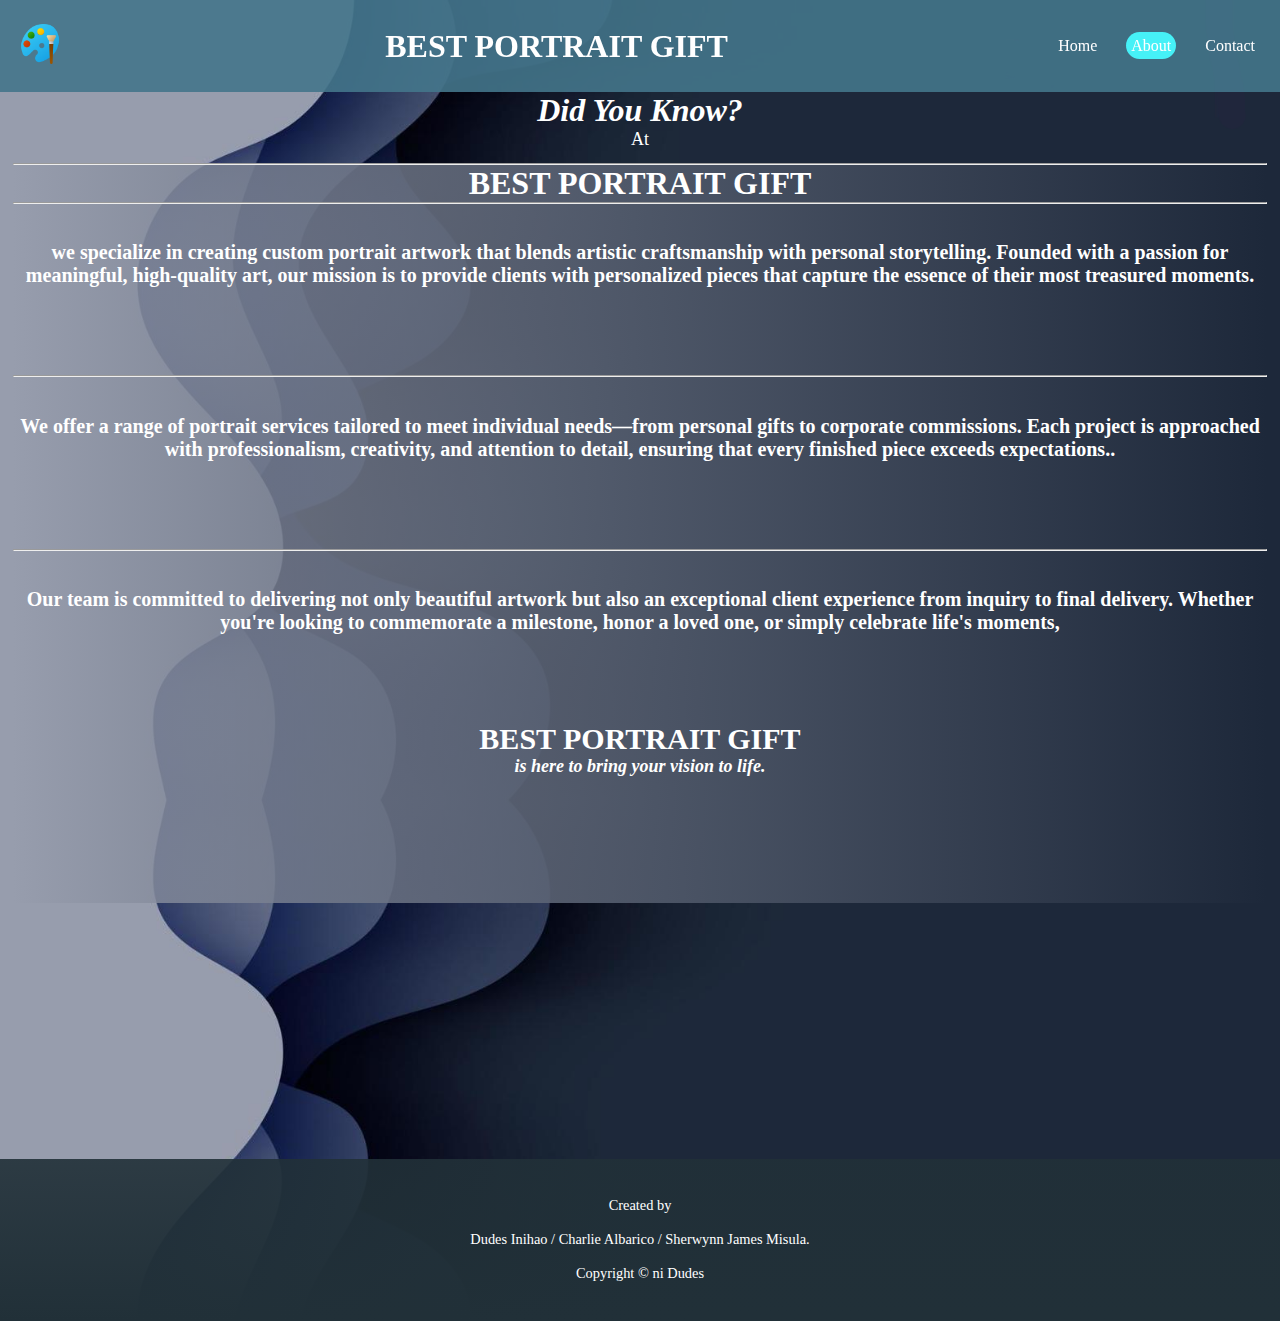
<file: pages/aboutUrmom.html>
<!DOCTYPE html>
<html lang="en">
<head>
    <meta charset="UTF-8">
    <meta name="viewport" content="width=device-width, initial-scale=1.0">
    <title>About</title>
    <link rel="stylesheet" href="/assets/styles/style.css">
</head>
 
<body>
<header id="header">
    <nav class="navbar container">
      <div class="logo"><img id="LOGO" src="/assets/images/LOGO.png"></div>
      <div><h1>BEST PORTRAIT GIFT</h1></div>
      <input type="checkbox" id="menu-toggle" class="menu-toggle" />
      <label for="menu-toggle" class="menu-btn">☰</label>
      <ul class="nav-links">
        <li><a href="/index.html">Home</a></li>
        <li><a class="highlight" href="/pages/aboutUrmom.html">About</a></li>
        <li><a href="/pages/contacts.html">Contact</a></li>
      </ul>
    </nav>
  </header>
<div class="sed"> 
  <h1><i>Did You Know?</i></h1>
    
    <p>At</p></div>
   

<div class="doh">
<hr>
 <p><h1>BEST PORTRAIT GIFT</h1></p>
<hr> 
 <h2>we specialize in creating custom portrait artwork that blends artistic craftsmanship with personal storytelling. Founded with a passion for meaningful, high-quality art, our mission is to provide clients with personalized pieces that capture the essence of their most treasured moments.</h2>
<hr>
 <h2>We offer a range of portrait services tailored to meet individual needs—from personal gifts to corporate commissions. Each project is approached with professionalism, creativity, and attention to detail, ensuring that every finished piece exceeds expectations..</h2>
<hr>
 <h2>Our team is committed to delivering not only beautiful artwork but also an exceptional client experience from inquiry to final delivery. Whether you're looking to commemorate a milestone, honor a loved one, or simply celebrate life's moments, </h2>
 <div class="bottom">
  <h3>BEST PORTRAIT GIFT<h3> 
  <p><i>is here to bring your vision to life.</i></p>
 </div>
 

</div>
 
  <footer> 
    <p class="qq">Created by </p>
    <p class="qq">Dudes Inihao / Charlie Albarico / Sherwynn James Misula.</p>
    <p class="qq">Copyright © ni Dudes</p>
  </footer>

</body>
</html>
</file>
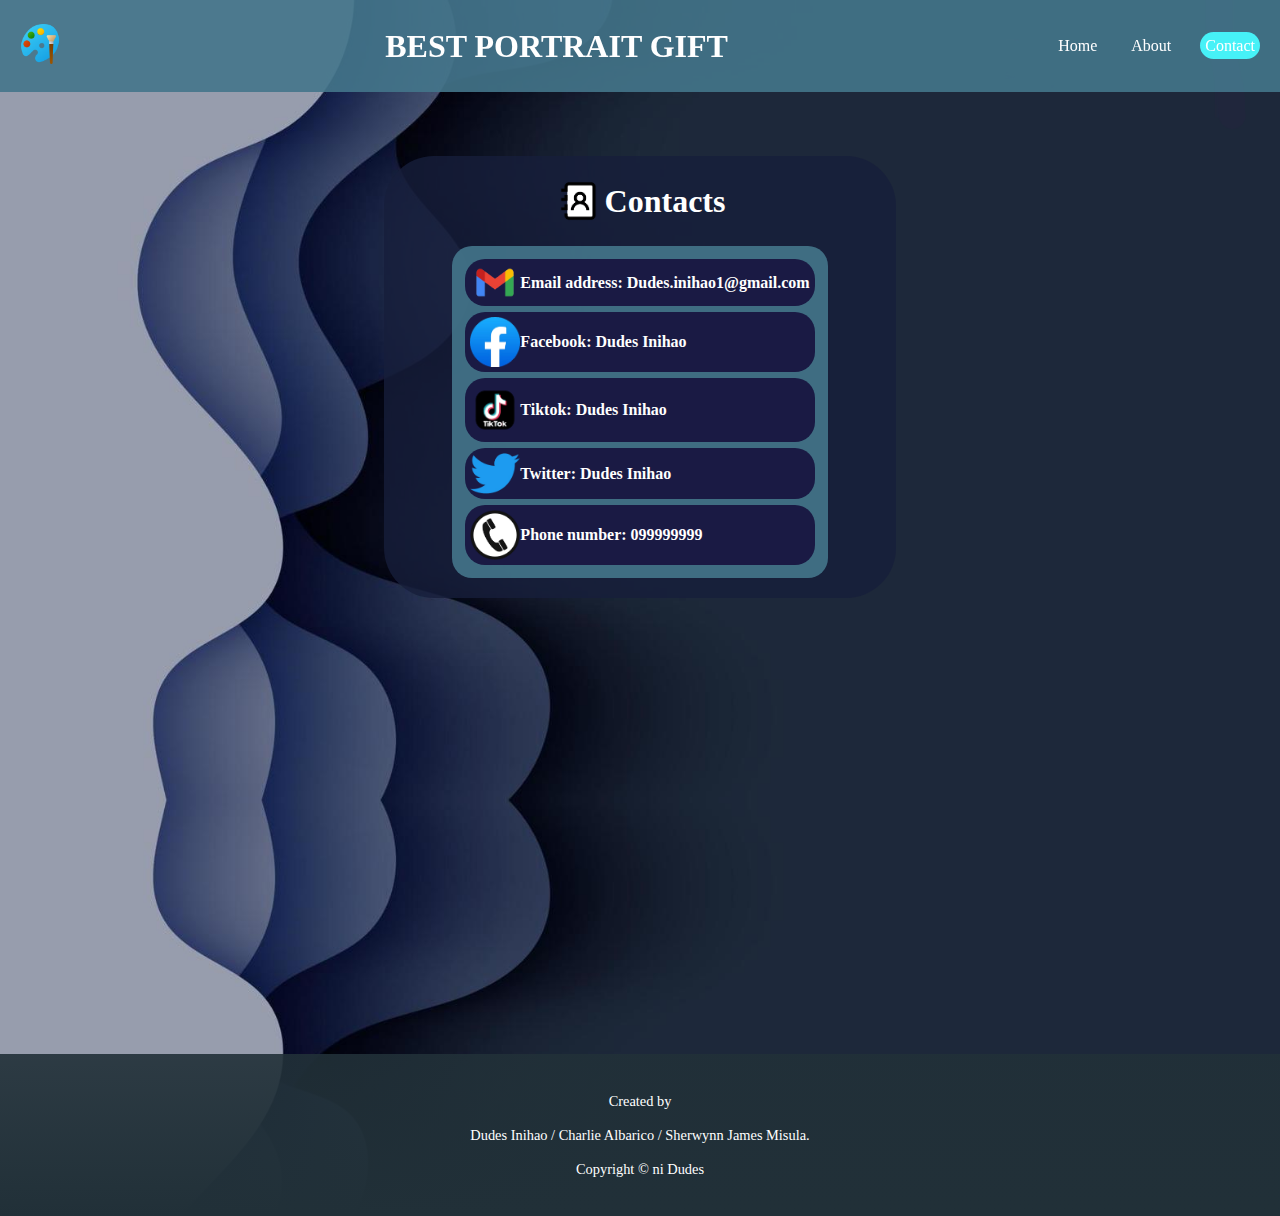
<file: pages/contacts.html>
<!DOCTYPE html>
<html lang="en">
<head>
    <meta charset="UTF-8">
    <meta name="viewport" content="width=device-width, initial-scale=1.0">
    <title>contacts</title>
    <link rel="stylesheet" href="/assets/styles/style.css">
</head>
<body class="contact_body">


    <header id="header">
    <nav class="navbar container">
      <div class="logo"><img id="LOGO" src="/assets/images/LOGO.png"></div>
      <div><h1>BEST PORTRAIT GIFT</h1></div>
      <input type="checkbox" id="menu-toggle" class="menu-toggle" />
      <label for="menu-toggle" class="menu-btn">☰</label>
      <ul class="nav-links">
        <li><a href="/index.html">Home</a></li>
        <li><a href="./aboutUrmom.html">About</a></li>
        <li><a class="highlight" href="./pages/contacts.html">Contact</a></li>
      </ul>
    </nav>
  </header>


  <main class="spacer">
    
    <section id="contacts_container"> 
        <div>
           
          <h1 id="contact_title"><img src="/assets/images/Contacts_logo-removebg-preview.png" class="contact_logos"> Contacts</h1>
        </div>


        <div id="contact_details">
          <div class="contacts_box"><img class="contact_logos" src="/assets/images/gmail_logo-removebg-preview.png" alt=""> <h4>Email address: Dudes.inihao1@gmail.com</h4></div>
          <div class="contacts_box"><img class="contact_logos" src="/assets/images/fb logo.png" alt=""> <h4>Facebook: Dudes Inihao</h4></div>
          <div class="contacts_box"><img class="contact_logos" src="/assets/images/tiktok logo.png" alt=""> <h4>Tiktok: Dudes Inihao</h4></div>
          <div class="contacts_box"><img class="contact_logos" src="/assets/images/twitter_logo-removebg-preview.png" alt=""> <h4>Twitter: Dudes Inihao</h4></div>
          <div class="contacts_box"><img class="contact_logos" src="/assets/images/phone-icon-removebg-preview.png" alt=""> <h4>Phone number: 099999999</h4></div>
        </div>
    </section>
  </main>



 <footer>
    <p class="qq">Created by </p>
    <p class="qq">Dudes Inihao / Charlie Albarico / Sherwynn James Misula.</p>
    <p class="qq">Copyright © ni Dudes</p>
  </footer>
    
</body>
</html>
</file>
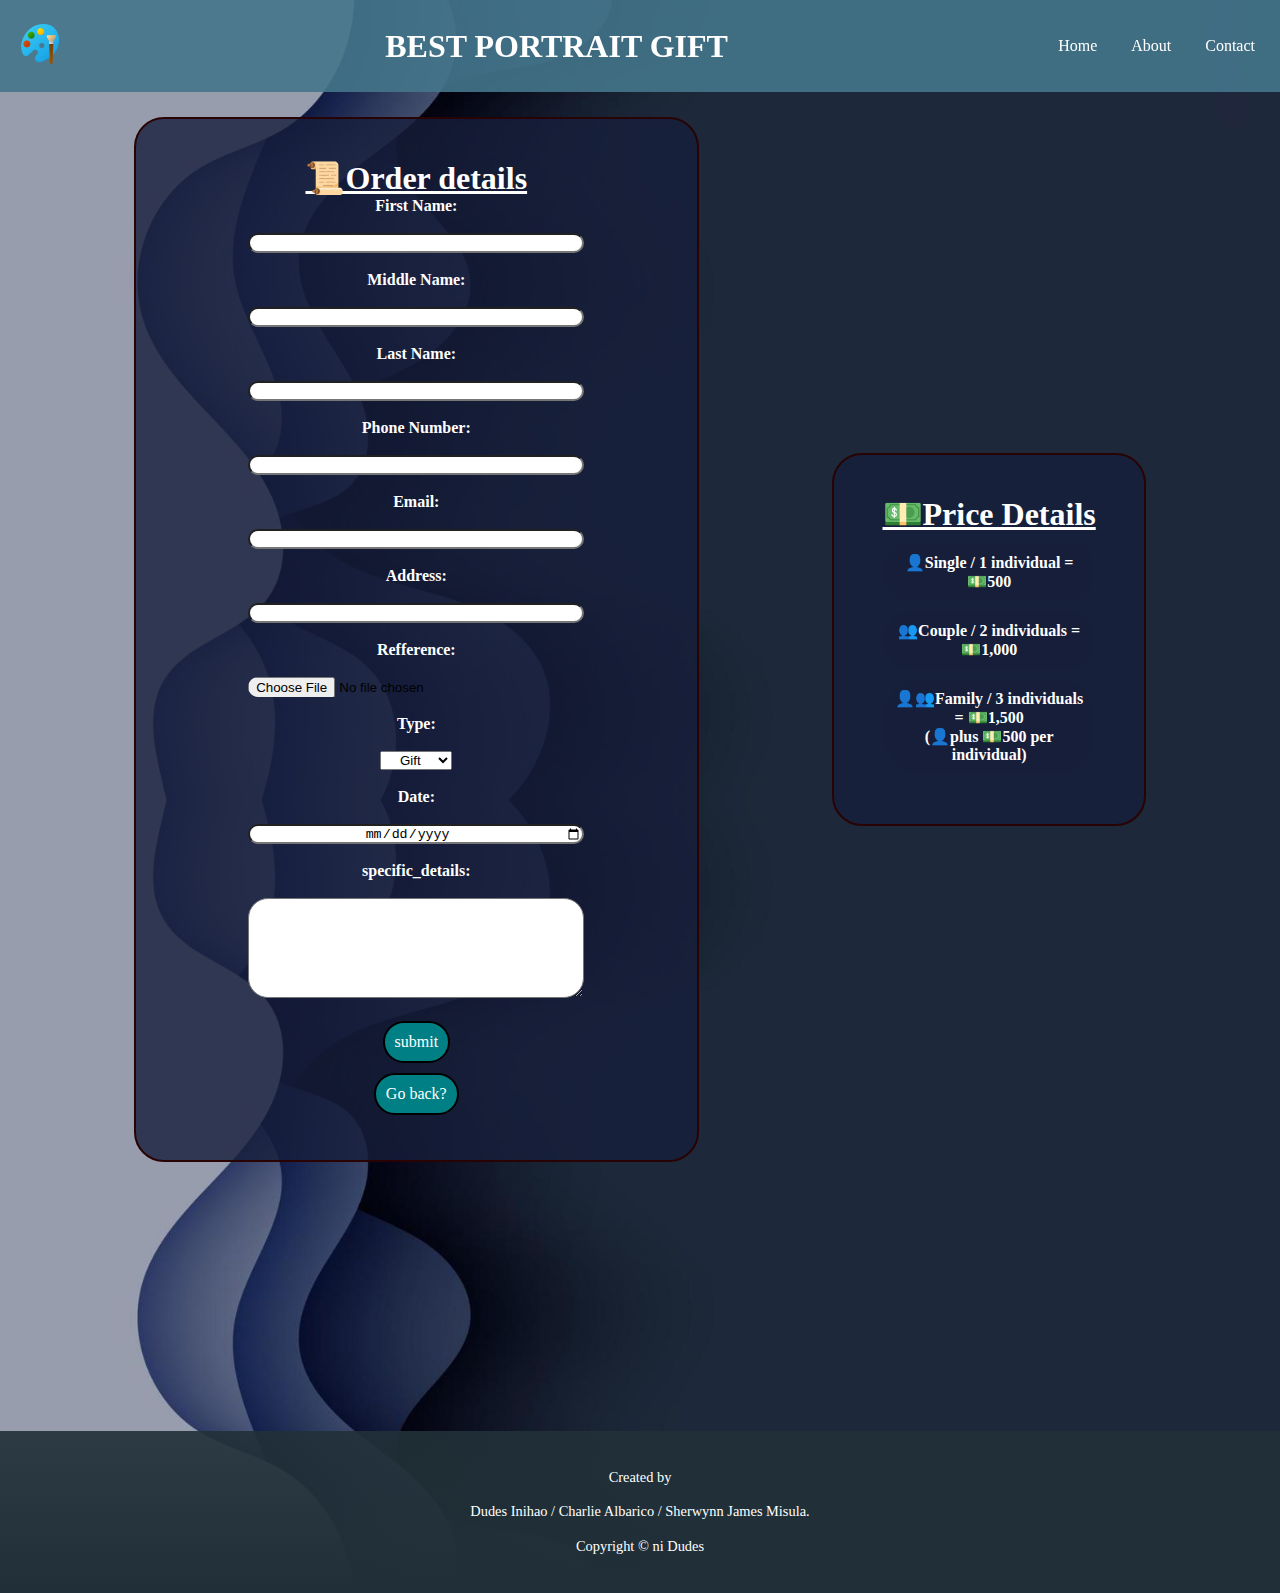
<file: pages/Order.html>
<!DOCTYPE html>
<html lang="en">
<head>
    <meta charset="UTF-8">
    <meta name="viewport" content="width=device-width, initial-scale=1.0">
    <title>Document</title>
    <link rel="stylesheet" href="/assets/styles/style.css">
</head>
<body> 
    <header id="header">
    <nav class="navbar container">
      <div class="logo"><img id="LOGO" src="/assets/images/LOGO.png"></div>
      <div><h1>BEST PORTRAIT GIFT</h1></div>
      <input type="checkbox" id="menu-toggle" class="menu-toggle" />
      <label for="menu-toggle" class="menu-btn">☰</label>
      <ul class="nav-links">
        <li><a href="/index.html">Home</a></li>
        <li><a href="./aboutUrmom.html">About</a></li>
        <li><a href="/pages/contacts.html">Contact</a></li>
      </ul>
    </nav>
  </header>

 <main class="order_form">
    <form class="form">
        <h2>📜Order details</h2>
        <label for="Fname">First Name:</label><br>
        <input type="text" name="Fname" id="Fname"><br>
        <label for="Mname">Middle Name:</label><br>
        <input type="text" name="Mname" id="Mname"><br>
        <label for="Lname">Last Name:</label><br>
        <input type="text" name="Lname" id="Lname"><br>
        <label for="Pnumber">Phone Number:</label><br>
        <input type="text" name="Pnumber" id="Pnumber"><br>
        <label for="Email">Email:</label><br>
        <input type="text" name="Email" id="Email"><br>
        <label for="address">Address:</label><br>
        <input type="text" name="address" id="address"><br>
        <label for="refference">Refference:</label><br>
        <input type="file" name="refference" id="refference"><br>
        <label for="type">Type:</label><br>
        <select name="type">
            <option>Gift</option>
            <option>Non-Gift</option>
        </select><br>
        <label for="date">Date:</label><br>
        <input type="date" name="date" id="date"><br>
        <label for="specific_details">specific_details:</label><br>
    
        <textarea name="specific_details" id="specific_details"></textarea><br>
         <a href="/pages/submit.html" class="secondary_button">submit</a>
          <a href="../index.html" class="secondary_button">Go back?</a>
      

    </form>
    


    <section class="price_details">
        <h2>💵Price Details</h2>
        <ul type="none">
            <li>👤Single / 1 individual = 💵500</li>
            <li>👥Couple / 2 individuals = 💵1,000</li>
            <li>👤👥Family / 3 individuals = 💵1,500<br>(👤plus 💵500 per individual)</li>

        </ul>
    </section>

    
 </main>

 <footer>
    <p class="qq">Created by </p>
    <p class="qq">Dudes Inihao / Charlie Albarico / Sherwynn James Misula.</p>
    <p class="qq">Copyright © ni Dudes</p>
  </footer>
</body>
</html>
</file>
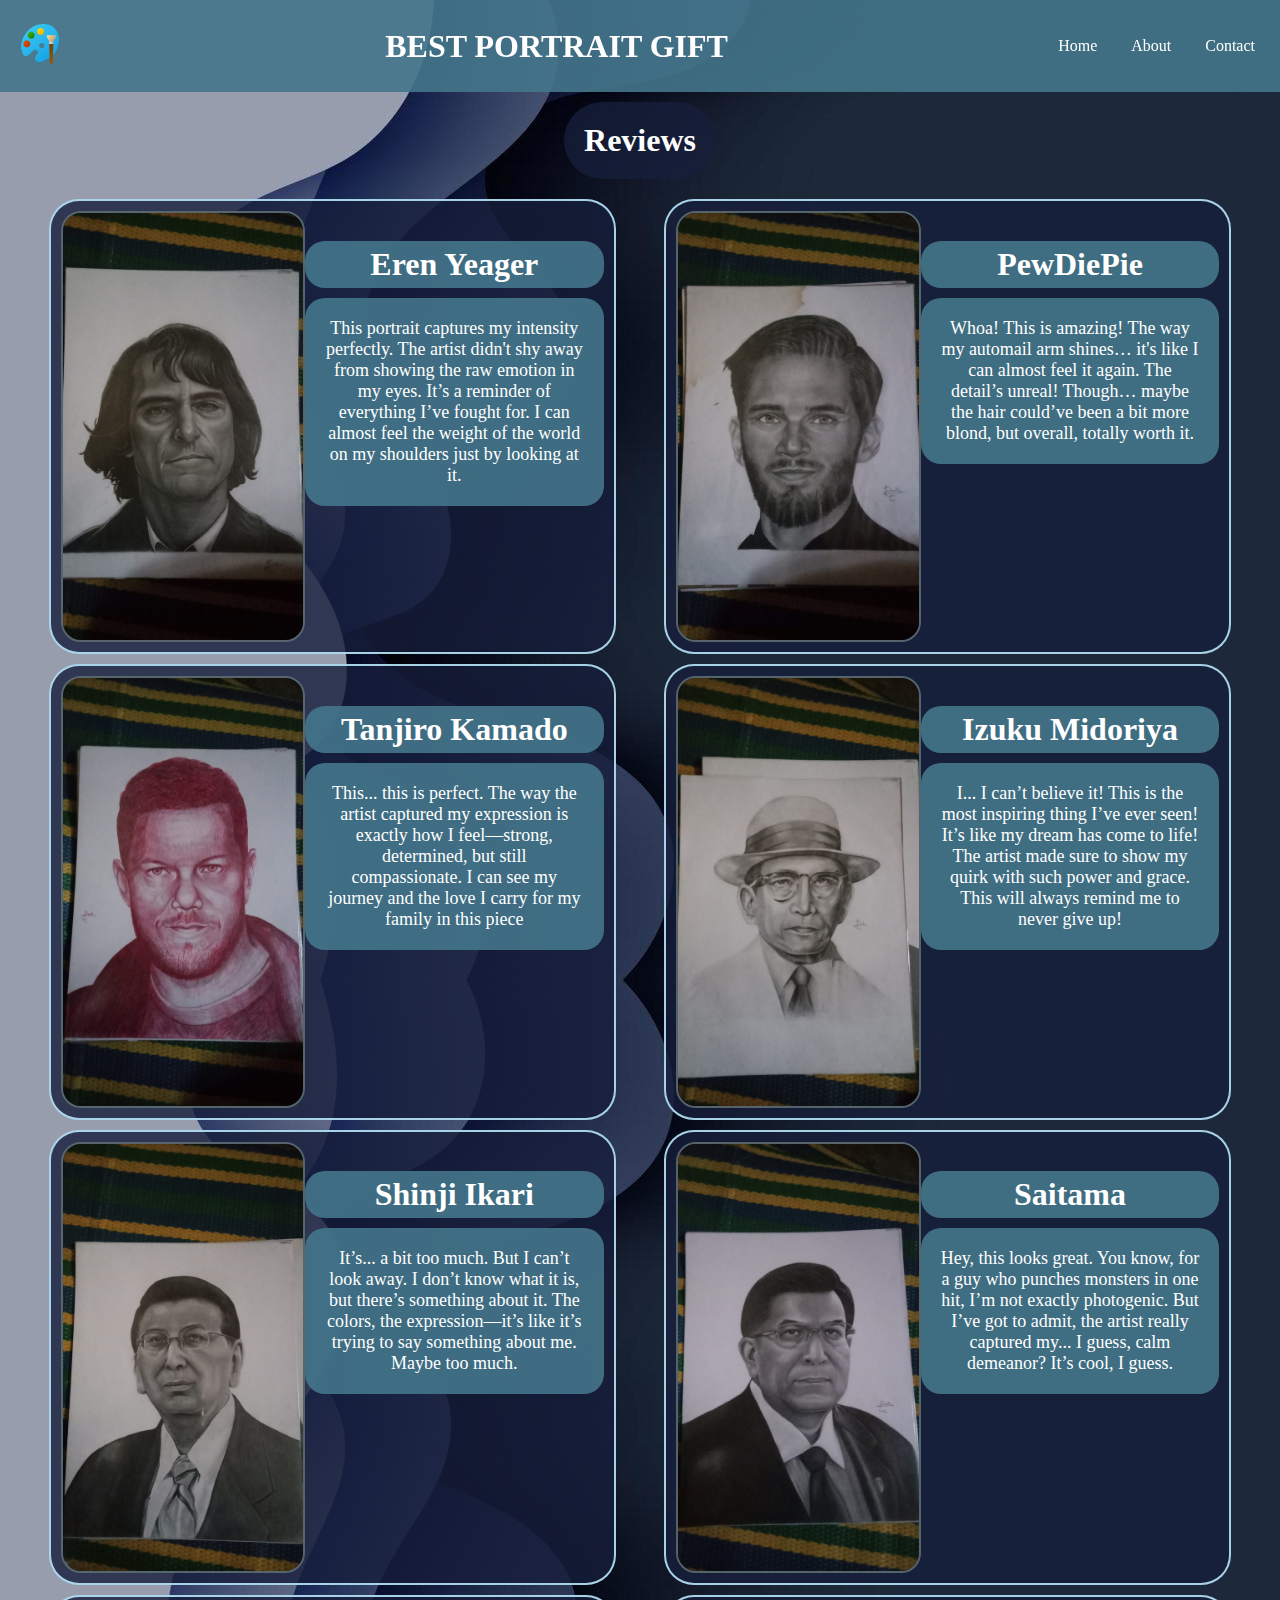
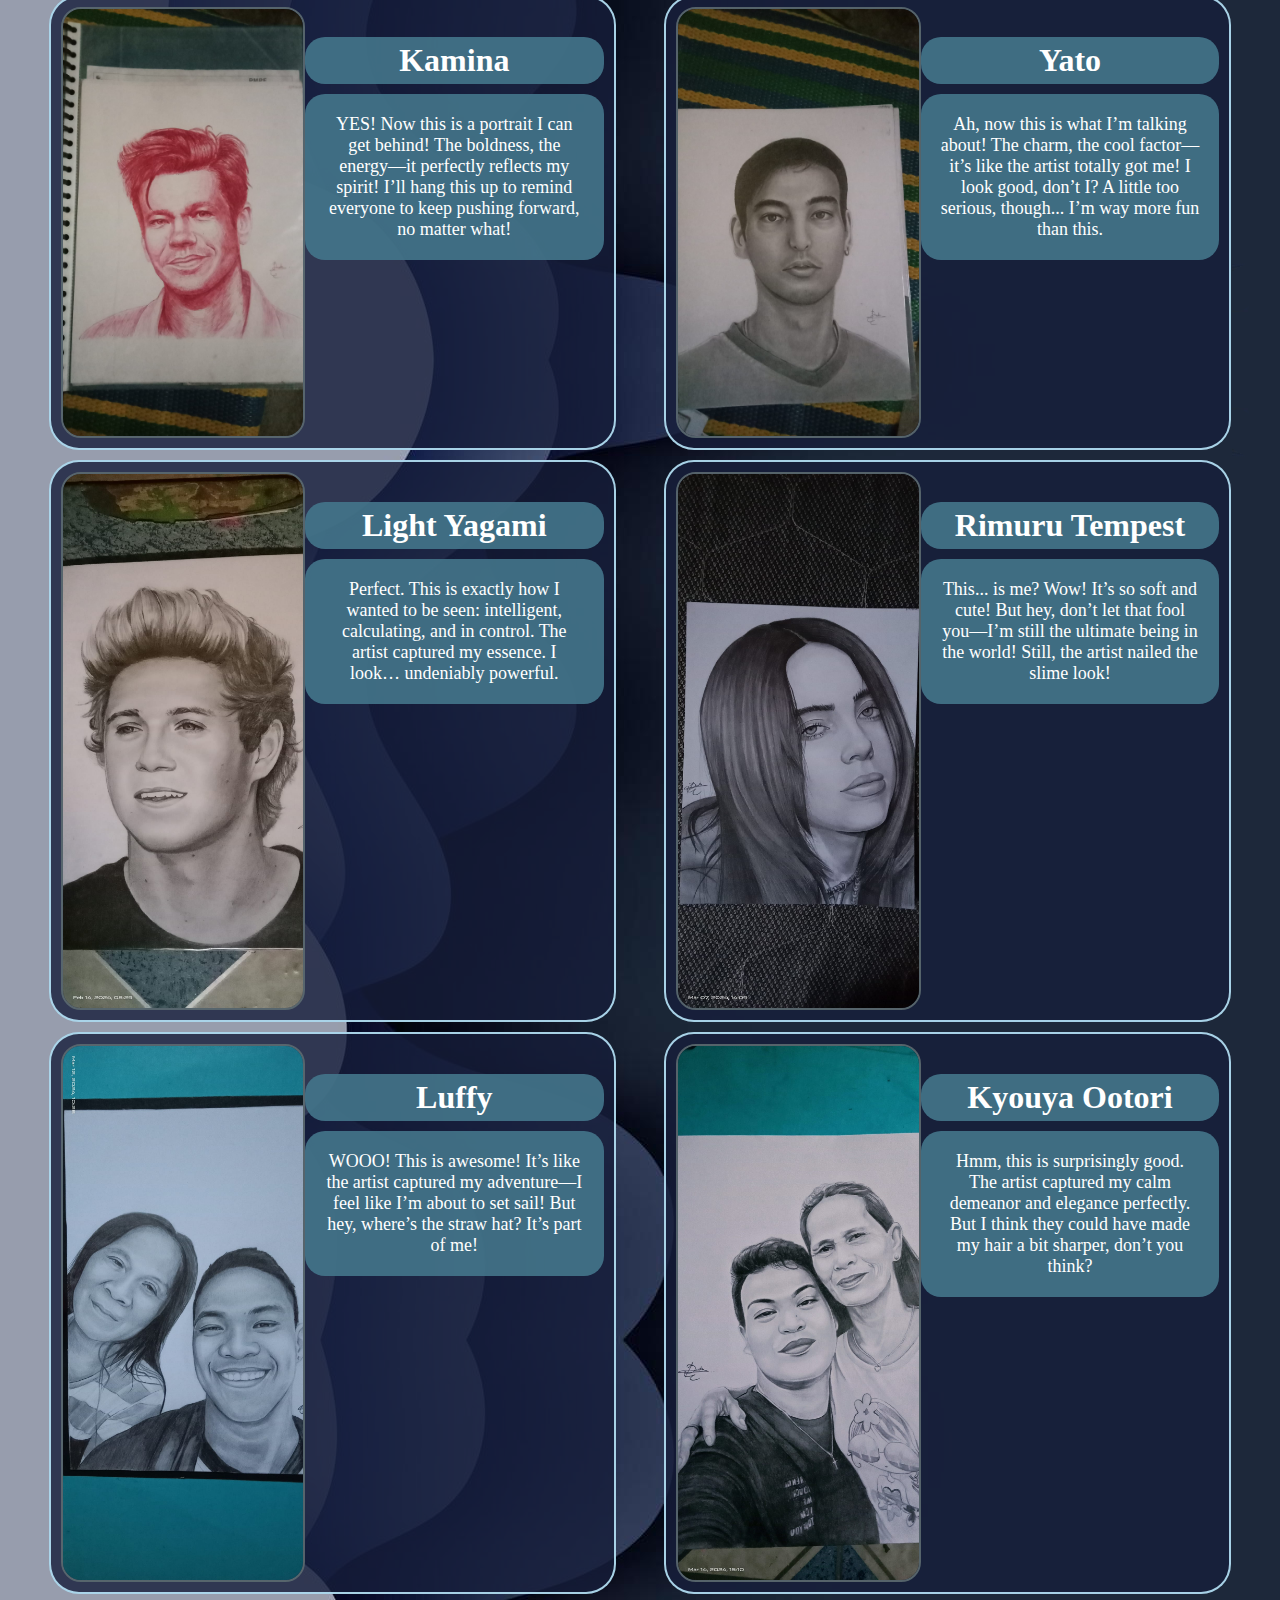
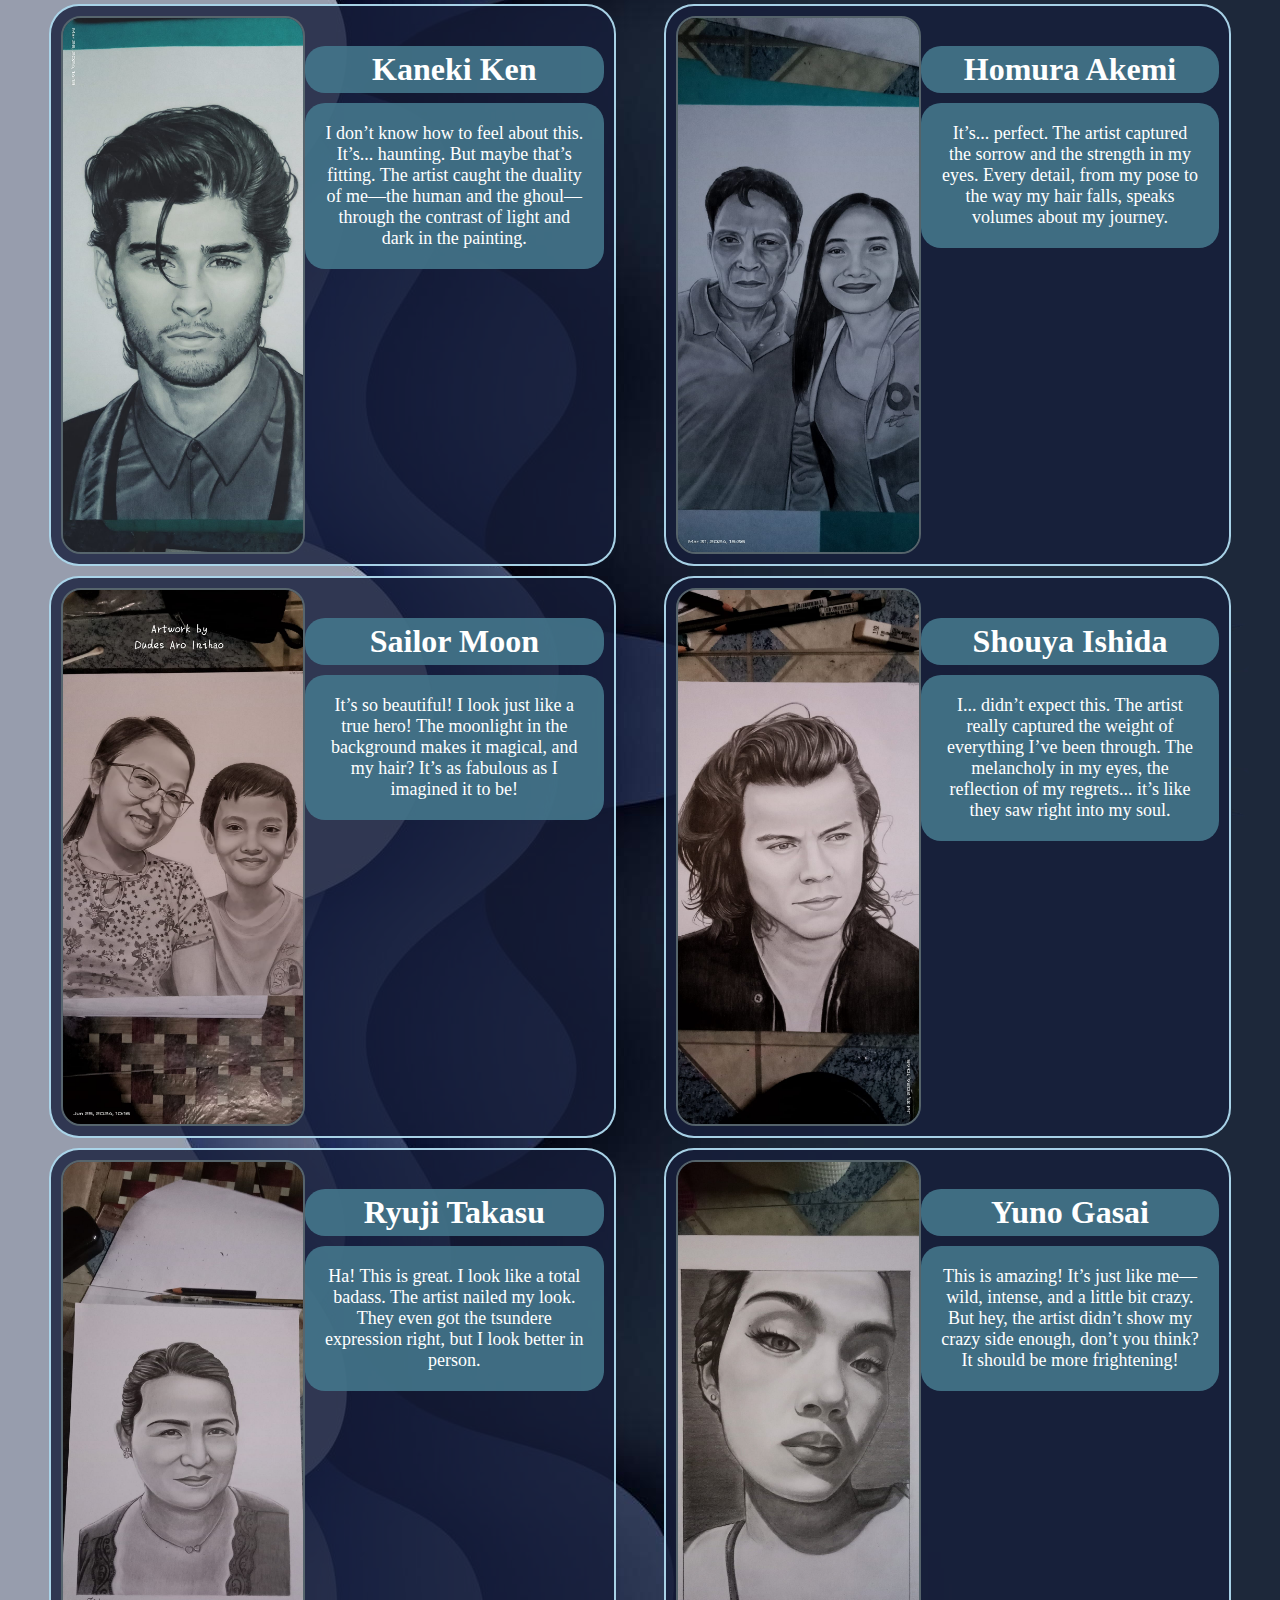
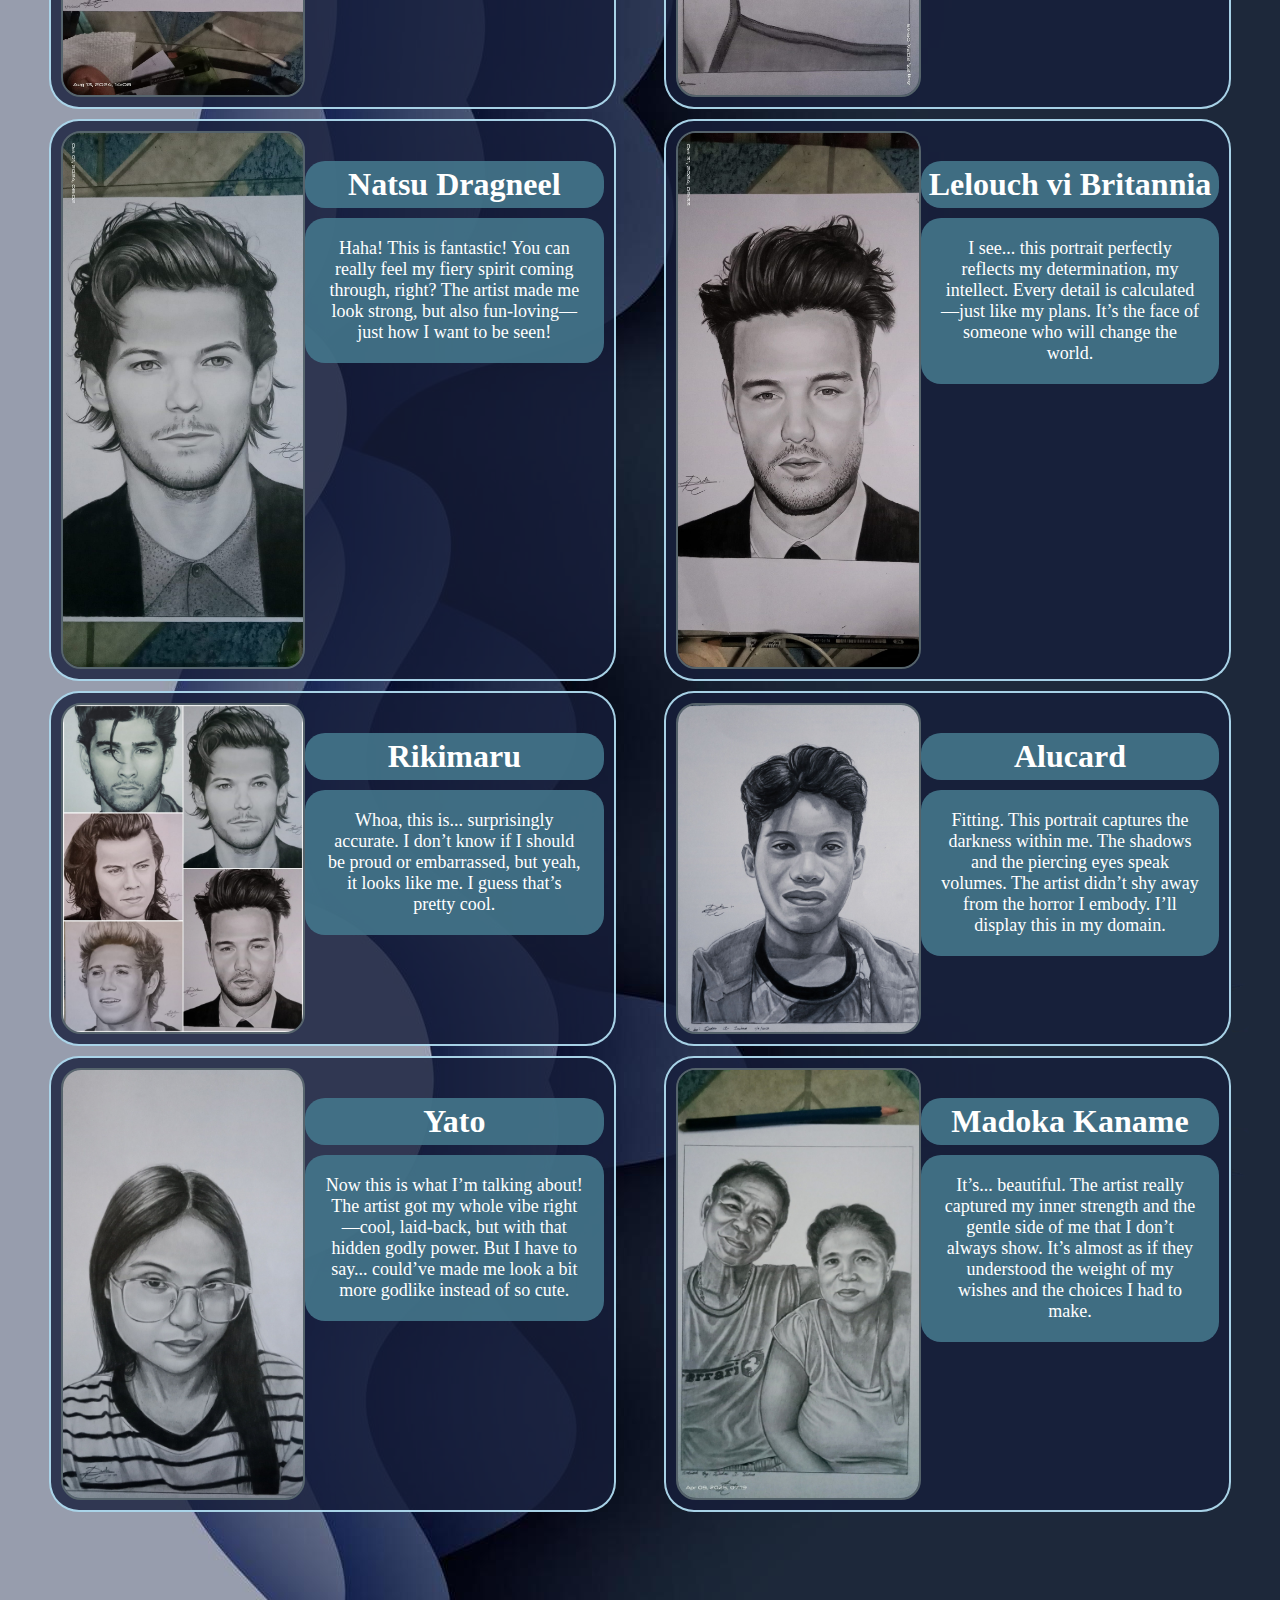
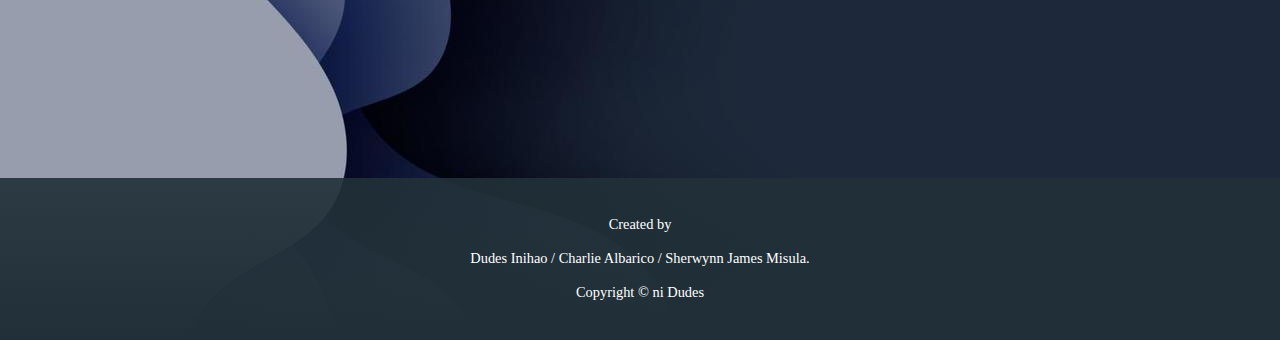
<file: pages/Reviews.html>
<!DOCTYPE html>
<html lang="en">
<head>
    <meta charset="UTF-8">
    <meta name="viewport" content="width=device-width, initial-scale=1.0">
    <title>samples</title> 
    <link rel="stylesheet" href="/assets/styles/style.css">
</head>
<body id="sample_body">
<header id="header">
    <nav class="navbar container">
      <div class="logo"><img id="LOGO" src="/assets/images/LOGO.png"></div>
      <div><h1>BEST PORTRAIT GIFT</h1></div>
      <input type="checkbox" id="menu-toggle" class="menu-toggle" />
      <label for="menu-toggle" class="menu-btn">☰</label>
      <ul class="nav-links">
        <li><a href="../index.html">Home</a></li>
        <li><a href="./aboutUrmom.html">About</a></li>
        <li><a href="./contacts.html">Contact</a></li>
      </ul>
    </nav>
  </header>

<main>
  
     <section class="sample_main">


        <div id=><h1 id="sample_title">Reviews</h1></div>

        <div class="samples_container">

          <div class="sample_boxes">
            <img class="samples" src="/assets/images/1.jpg">
            <div>
              <h1>Eren Yeager</h1>
              <p class="samples_descriptions">
                This portrait captures my intensity perfectly. The artist didn't shy away from showing the raw emotion in my eyes. It’s a reminder of everything I’ve fought for. I can almost feel the weight of the world on my shoulders just by looking at it.</p>
              </div>
            </div>
          <div class="sample_boxes">
            <img class="samples" src="/assets/images/2.jpg">
            <div>
              <h1>PewDiePie</h1>
              <p class="samples_descriptions">Whoa! This is amazing! The way my automail arm shines… it's like I can almost feel it again. The detail’s unreal! Though… maybe the hair could’ve been a bit more blond, but overall, totally worth it.</p>
              </div>
          </div>
           <div class="sample_boxes">
            <img class="samples" src="/assets/images/3.jpg">
            <div>
              <h1>Tanjiro Kamado</h1>
              <p class="samples_descriptions">
                This... this is perfect. The way the artist captured my expression is exactly how I feel—strong, determined, but still compassionate. I can see my journey and the love I carry for my family in this piece</p>
              </div>
          </div>
           <div class="sample_boxes">
            <img class="samples" src="/assets/images/4.jpg">
            <div>
              <h1>Izuku Midoriya</h1>
              <p class="samples_descriptions">
                I... I can’t believe it! This is the most inspiring thing I’ve ever seen! It’s like my dream has come to life! The artist made sure to show my quirk with such power and grace. This will always remind me to never give up!</p>
              </div>
          </div>
           <div class="sample_boxes">
            <img class="samples" src="/assets/images/5.jpg">
            <div>
              <h1>Shinji Ikari</h1>
              <p class="samples_descriptions">
                It’s... a bit too much. But I can’t look away. I don’t know what it is, but there’s something about it. The colors, the expression—it’s like it’s trying to say something about me. Maybe too much.</p>
              </div>
          </div>
           <div class="sample_boxes">
            <img class="samples" src="/assets/images/6.jpg">
            <div>
              <h1>Saitama </h1>
              <p class="samples_descriptions">
                Hey, this looks great. You know, for a guy who punches monsters in one hit, I’m not exactly photogenic. But I’ve got to admit, the artist really captured my... I guess, calm demeanor? It’s cool, I guess.</p>
              </div>
          </div>
           <div class="sample_boxes">
            <img class="samples" src="/assets/images/7.jpg">
            <div>
              <h1>Kamina </h1>
              <p class="samples_descriptions">
                YES! Now this is a portrait I can get behind! The boldness, the energy—it perfectly reflects my spirit! I’ll hang this up to remind everyone to keep pushing forward, no matter what!</p>
              </div>
          </div>
           <div class="sample_boxes">
            <img class="samples" src="/assets/images/8.jpg">
            <div>
              <h1>Yato </h1>
              <p class="samples_descriptions">
                Ah, now this is what I’m talking about! The charm, the cool factor—it’s like the artist totally got me! I look good, don’t I? A little too serious, though... I’m way more fun than this.</p>
              </div>
          </div>
           <div class="sample_boxes">
            <img class="samples" src="/assets/images/10.jpg">
            <div>
              <h1>Light Yagami</h1>
              <p class="samples_descriptions">
                Perfect. This is exactly how I wanted to be seen: intelligent, calculating, and in control. The artist captured my essence. I look… undeniably powerful.</p>
              </div>
          </div>
           <div class="sample_boxes">
            <img class="samples" src="/assets/images/11.jpg">
            <div>
              <h1>Rimuru Tempest</h1>
              <p class="samples_descriptions">
                This... is me? Wow! It’s so soft and cute! But hey, don’t let that fool you—I’m still the ultimate being in the world! Still, the artist nailed the slime look!</p>
              </div>
          </div>
          <div class="sample_boxes">
            <img class="samples" src="/assets/images/12.jpg">
            <div>
              <h1>Luffy</h1>
              <p class="samples_descriptions">
                WOOO! This is awesome! It’s like the artist captured my adventure—I feel like I’m about to set sail! But hey, where’s the straw hat? It’s part of me!</p>
              </div>
          </div>
          <div class="sample_boxes">
            <img class="samples" src="/assets/images/13.jpg">
            <div>
              <h1>Kyouya Ootori </h1>
              <p class="samples_descriptions">
                Hmm, this is surprisingly good. The artist captured my calm demeanor and elegance perfectly. But I think they could have made my hair a bit sharper, don’t you think?</p>
              </div>
          </div>
          <div class="sample_boxes">
            <img class="samples" src="/assets/images/14.jpg">
            <div>
              <h1>Kaneki Ken</h1>
              <p class="samples_descriptions">
                I don’t know how to feel about this. It’s... haunting. But maybe that’s fitting. The artist caught the duality of me—the human and the ghoul—through the contrast of light and dark in the painting.</p>
              </div>
          </div>
          <div class="sample_boxes">
            <img class="samples" src="/assets/images/15.jpg">
            <div>
              <h1>Homura Akemi</h1>
              <p class="samples_descriptions">
                It’s... perfect. The artist captured the sorrow and the strength in my eyes. Every detail, from my pose to the way my hair falls, speaks volumes about my journey.</p>
              </div>
          </div>
          <div class="sample_boxes">
            <img class="samples" src="/assets/images/16.jpg">
            <div>
              <h1>Sailor Moon</h1>
              <p class="samples_descriptions">
                It’s so beautiful! I look just like a true hero! The moonlight in the background makes it magical, and my hair? It’s as fabulous as I imagined it to be!</p>
              </div>
          </div>
          <div class="sample_boxes">
            <img class="samples" src="/assets/images/17.jpg">
            <div>
              <h1>Shouya Ishida</h1>
              <p class="samples_descriptions">
                I... didn’t expect this. The artist really captured the weight of everything I’ve been through. The melancholy in my eyes, the reflection of my regrets... it’s like they saw right into my soul.</p>
              </div>
          </div>
          <div class="sample_boxes">
            <img class="samples" src="/assets/images/18.jpg">
            <div>
              <h1>Ryuji Takasu</h1>
              <p class="samples_descriptions">
                Ha! This is great. I look like a total badass. The artist nailed my look. They even got the tsundere expression right, but I look better in person.</p>
              </div>
          </div>
           <div class="sample_boxes">
            <img class="samples" src="/assets/images/19.jpg">
            <div>
              <h1>Yuno Gasai</h1>
              <p class="samples_descriptions">
                This is amazing! It’s just like me—wild, intense, and a little bit crazy. But hey, the artist didn’t show my crazy side enough, don’t you think? It should be more frightening!</p>
              </div>
          </div>
           <div class="sample_boxes">
            <img class="samples" src="/assets/images/20.jpg">
            <div>
              <h1>Natsu Dragneel</h1>
              <p class="samples_descriptions">
                Haha! This is fantastic! You can really feel my fiery spirit coming through, right? The artist made me look strong, but also fun-loving—just how I want to be seen!</p>
              </div>
          </div>
           <div class="sample_boxes">
            <img class="samples" src="/assets/images/21.jpg">
            <div>
              <h1>Lelouch vi Britannia</h1>
              <p class="samples_descriptions">
                I see... this portrait perfectly reflects my determination, my intellect. Every detail is calculated—just like my plans. It’s the face of someone who will change the world.</p>
              </div>
          </div>
           <div class="sample_boxes">
            <img class="samples" src="/assets/images/22.jpg">
            <div>
              <h1>Rikimaru</h1>
              <p class="samples_descriptions">
                Whoa, this is... surprisingly accurate. I don’t know if I should be proud or embarrassed, but yeah, it looks like me. I guess that’s pretty cool.</p>
              </div>
          </div>
           <div class="sample_boxes">
            <img class="samples" src="/assets/images/23.jpg">
            <div>
              <h1>Alucard</h1>
              <p class="samples_descriptions">
                Fitting. This portrait captures the darkness within me. The shadows and the piercing eyes speak volumes. The artist didn’t shy away from the horror I embody. I’ll display this in my domain.</p>
              </div>
          </div>
           <div class="sample_boxes">
            <img class="samples" src="/assets/images/24.jpg">
            <div>
              <h1>Yato</h1>
              <p class="samples_descriptions">
                Now this is what I’m talking about! The artist got my whole vibe right—cool, laid-back, but with that hidden godly power. But I have to say... could’ve made me look a bit more godlike instead of so cute.</p>
              </div>
          </div>
           <div class="sample_boxes">
            <img class="samples" src="/assets/images/25.jpg">
            <div>
              <h1>Madoka Kaname</h1>
              <p class="samples_descriptions">
                It’s... beautiful. The artist really captured my inner strength and the gentle side of me that I don’t always show. It’s almost as if they understood the weight of my wishes and the choices I had to make.</p>
              </div>
          </div>
          

          </div>

       
     </section>
     
</main> 
<footer>
    <p class="qq">Created by </p>
    <p class="qq">Dudes Inihao / Charlie Albarico / Sherwynn James Misula.</p>
    <p class="qq">Copyright © ni Dudes</p>
  </footer>
</body>
</html>
</file>
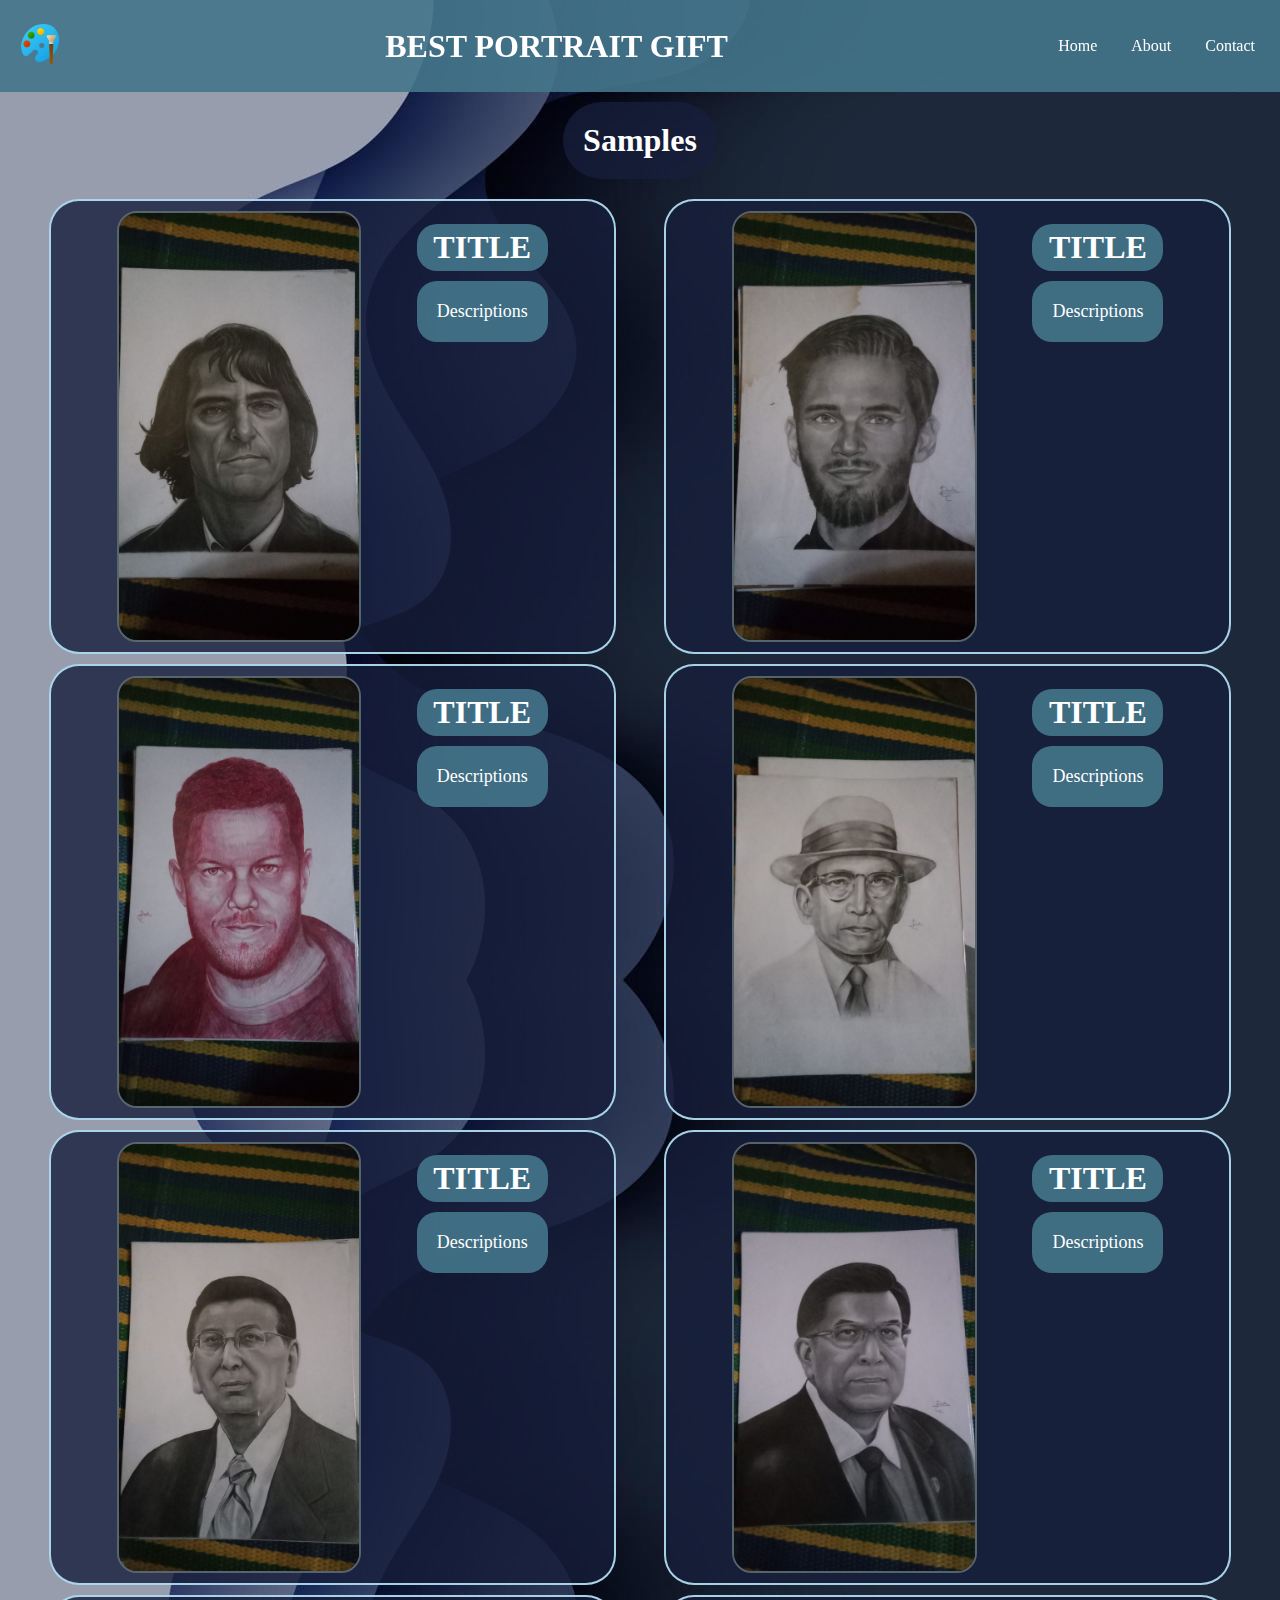
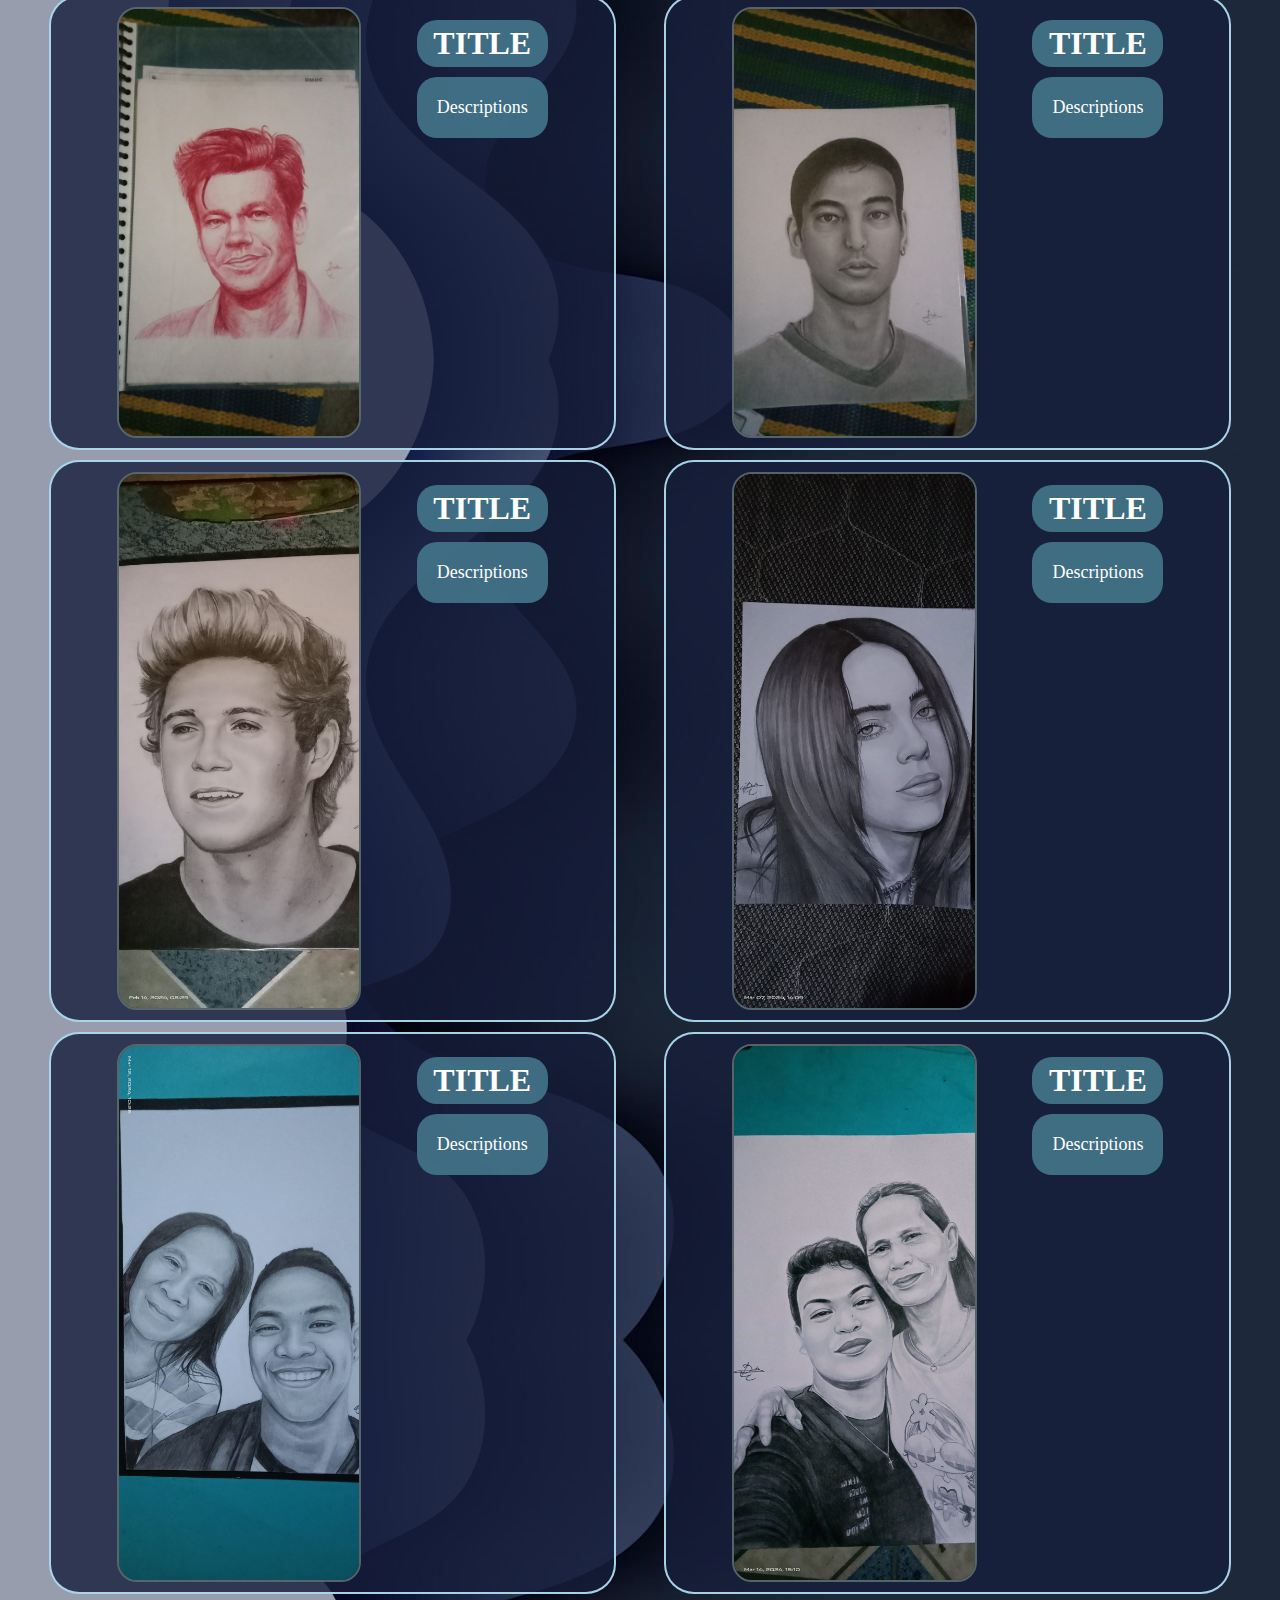
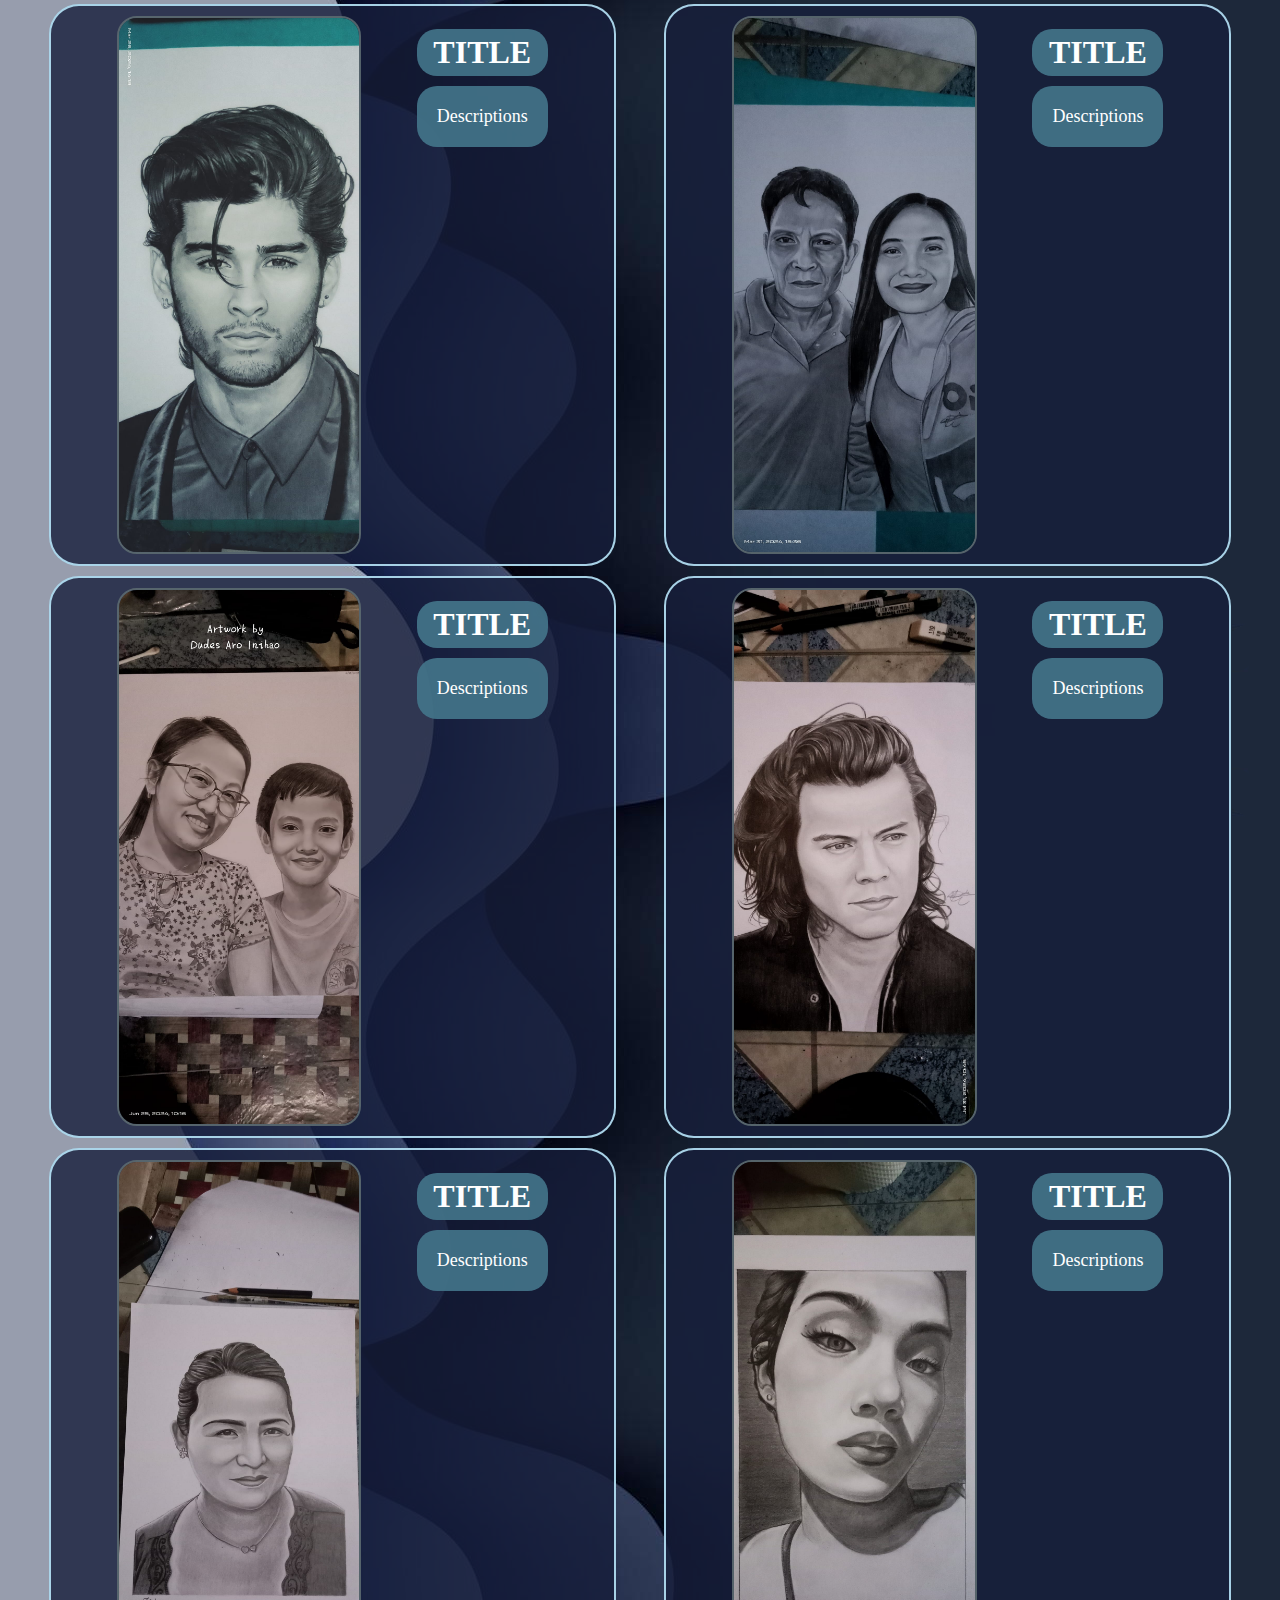
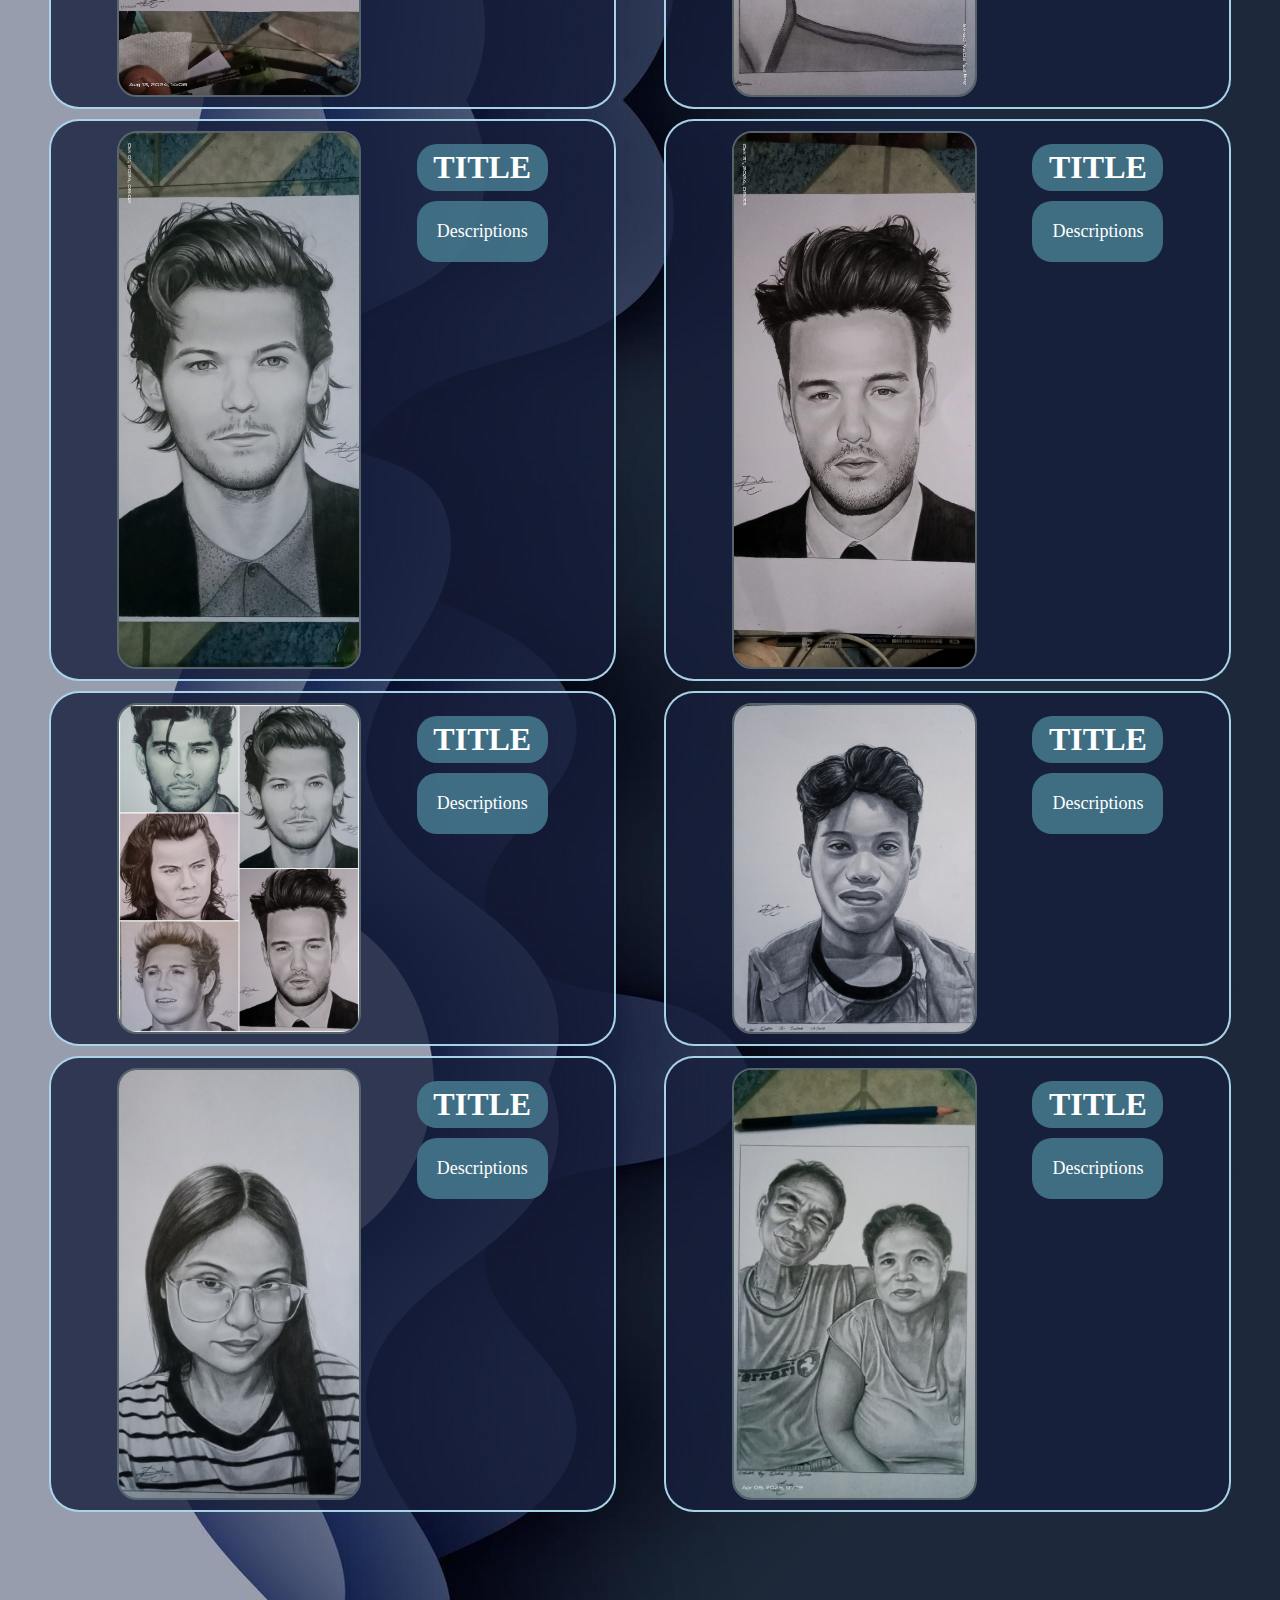
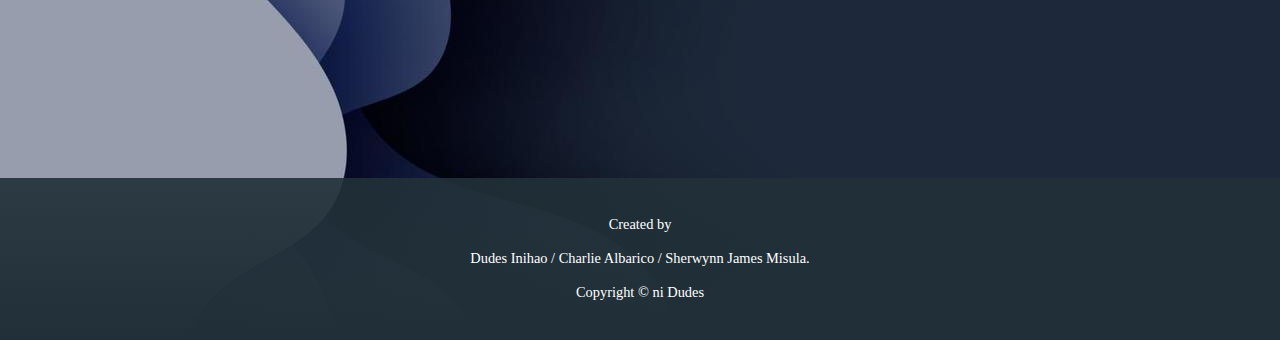
<file: pages/samples.html>
<!DOCTYPE html>
<html lang="en">
<head>
    <meta charset="UTF-8">
    <meta name="viewport" content="width=device-width, initial-scale=1.0">
    <title>samples</title> 
    <link rel="stylesheet" href="/assets/styles/style.css">
</head>
<body id="sample_body">
<header id="header">
    <nav class="navbar container">
      <div class="logo"><img id="LOGO" src="/assets/images/LOGO.png"></div>
      <div><h1>BEST PORTRAIT GIFT</h1></div>
      <input type="checkbox" id="menu-toggle" class="menu-toggle" />
      <label for="menu-toggle" class="menu-btn">☰</label>
      <ul class="nav-links">
        <li><a href="../index.html">Home</a></li>
        <li><a href="./aboutUrmom.html">About</a></li>
        <li><a href="./contacts.html">Contact</a></li>
      </ul>
    </nav>
  </header>

<main>
  
     <section class="sample_main">


        <div id=><h1 id="sample_title">Samples</h1></div>

        <div class="samples_container">

          <div class="sample_boxes">
            <img class="samples" src="/assets/images/1.jpg">
            <div>
              <h1>TITLE</h1>
              <p class="samples_descriptions">
                Descriptions</p>
              </div>
            </div>
          <div class="sample_boxes">
            <img class="samples" src="/assets/images/2.jpg">
            <div>
              <h1>TITLE</h1>
              <p class="samples_descriptions">
                Descriptions</p>
              </div>
          </div>
           <div class="sample_boxes">
            <img class="samples" src="/assets/images/3.jpg">
            <div>
              <h1>TITLE</h1>
              <p class="samples_descriptions">
                Descriptions</p>
              </div>
          </div>
           <div class="sample_boxes">
            <img class="samples" src="/assets/images/4.jpg">
            <div>
              <h1>TITLE</h1>
              <p class="samples_descriptions">
                Descriptions</p>
              </div>
          </div>
           <div class="sample_boxes">
            <img class="samples" src="/assets/images/5.jpg">
            <div>
              <h1>TITLE</h1>
              <p class="samples_descriptions">
                Descriptions</p>
              </div>
          </div>
           <div class="sample_boxes">
            <img class="samples" src="/assets/images/6.jpg">
            <div>
              <h1>TITLE</h1>
              <p class="samples_descriptions">
                Descriptions</p>
              </div>
          </div>
           <div class="sample_boxes">
            <img class="samples" src="/assets/images/7.jpg">
            <div>
              <h1>TITLE</h1>
              <p class="samples_descriptions">
                Descriptions</p>
              </div>
          </div>
           <div class="sample_boxes">
            <img class="samples" src="/assets/images/8.jpg">
            <div>
              <h1>TITLE</h1>
              <p class="samples_descriptions">
                Descriptions</p>
              </div>
          </div>
           <div class="sample_boxes">
            <img class="samples" src="/assets/images/10.jpg">
            <div>
              <h1>TITLE</h1>
              <p class="samples_descriptions">
                Descriptions</p>
              </div>
          </div>
           <div class="sample_boxes">
            <img class="samples" src="/assets/images/11.jpg">
            <div>
              <h1>TITLE</h1>
              <p class="samples_descriptions">
                Descriptions</p>
              </div>
          </div>
          <div class="sample_boxes">
            <img class="samples" src="/assets/images/12.jpg">
            <div>
              <h1>TITLE</h1>
              <p class="samples_descriptions">
                Descriptions</p>
              </div>
          </div>
          <div class="sample_boxes">
            <img class="samples" src="/assets/images/13.jpg">
            <div>
              <h1>TITLE</h1>
              <p class="samples_descriptions">
                Descriptions</p>
              </div>
          </div>
          <div class="sample_boxes">
            <img class="samples" src="/assets/images/14.jpg">
            <div>
              <h1>TITLE</h1>
              <p class="samples_descriptions">
                Descriptions</p>
              </div>
          </div>
          <div class="sample_boxes">
            <img class="samples" src="/assets/images/15.jpg">
            <div>
              <h1>TITLE</h1>
              <p class="samples_descriptions">
                Descriptions</p>
              </div>
          </div>
          <div class="sample_boxes">
            <img class="samples" src="/assets/images/16.jpg">
            <div>
              <h1>TITLE</h1>
              <p class="samples_descriptions">
                Descriptions</p>
              </div>
          </div>
          <div class="sample_boxes">
            <img class="samples" src="/assets/images/17.jpg">
            <div>
              <h1>TITLE</h1>
              <p class="samples_descriptions">
                Descriptions</p>
              </div>
          </div>
          <div class="sample_boxes">
            <img class="samples" src="/assets/images/18.jpg">
            <div>
              <h1>TITLE</h1>
              <p class="samples_descriptions">
                Descriptions</p>
              </div>
          </div>
           <div class="sample_boxes">
            <img class="samples" src="/assets/images/19.jpg">
            <div>
              <h1>TITLE</h1>
              <p class="samples_descriptions">
                Descriptions</p>
              </div>
          </div>
           <div class="sample_boxes">
            <img class="samples" src="/assets/images/20.jpg">
            <div>
              <h1>TITLE</h1>
              <p class="samples_descriptions">
                Descriptions</p>
              </div>
          </div>
           <div class="sample_boxes">
            <img class="samples" src="/assets/images/21.jpg">
            <div>
              <h1>TITLE</h1>
              <p class="samples_descriptions">
                Descriptions</p>
              </div>
          </div>
           <div class="sample_boxes">
            <img class="samples" src="/assets/images/22.jpg">
            <div>
              <h1>TITLE</h1>
              <p class="samples_descriptions">
                Descriptions</p>
              </div>
          </div>
           <div class="sample_boxes">
            <img class="samples" src="/assets/images/23.jpg">
            <div>
              <h1>TITLE</h1>
              <p class="samples_descriptions">
                Descriptions</p>
              </div>
          </div>
           <div class="sample_boxes">
            <img class="samples" src="/assets/images/24.jpg">
            <div>
              <h1>TITLE</h1>
              <p class="samples_descriptions">
                Descriptions</p>
              </div>
          </div>
           <div class="sample_boxes">
            <img class="samples" src="/assets/images/25.jpg">
            <div>
              <h1>TITLE</h1>
              <p class="samples_descriptions">
                Descriptions</p>
              </div>
          </div>
          

          </div>

       
     </section>
     
</main> 
<footer>
    <p class="qq">Created by </p>
    <p class="qq">Dudes Inihao / Charlie Albarico / Sherwynn James Misula.</p>
    <p class="qq">Copyright © ni Dudes</p>
  </footer>
</body>
</html>
</file>
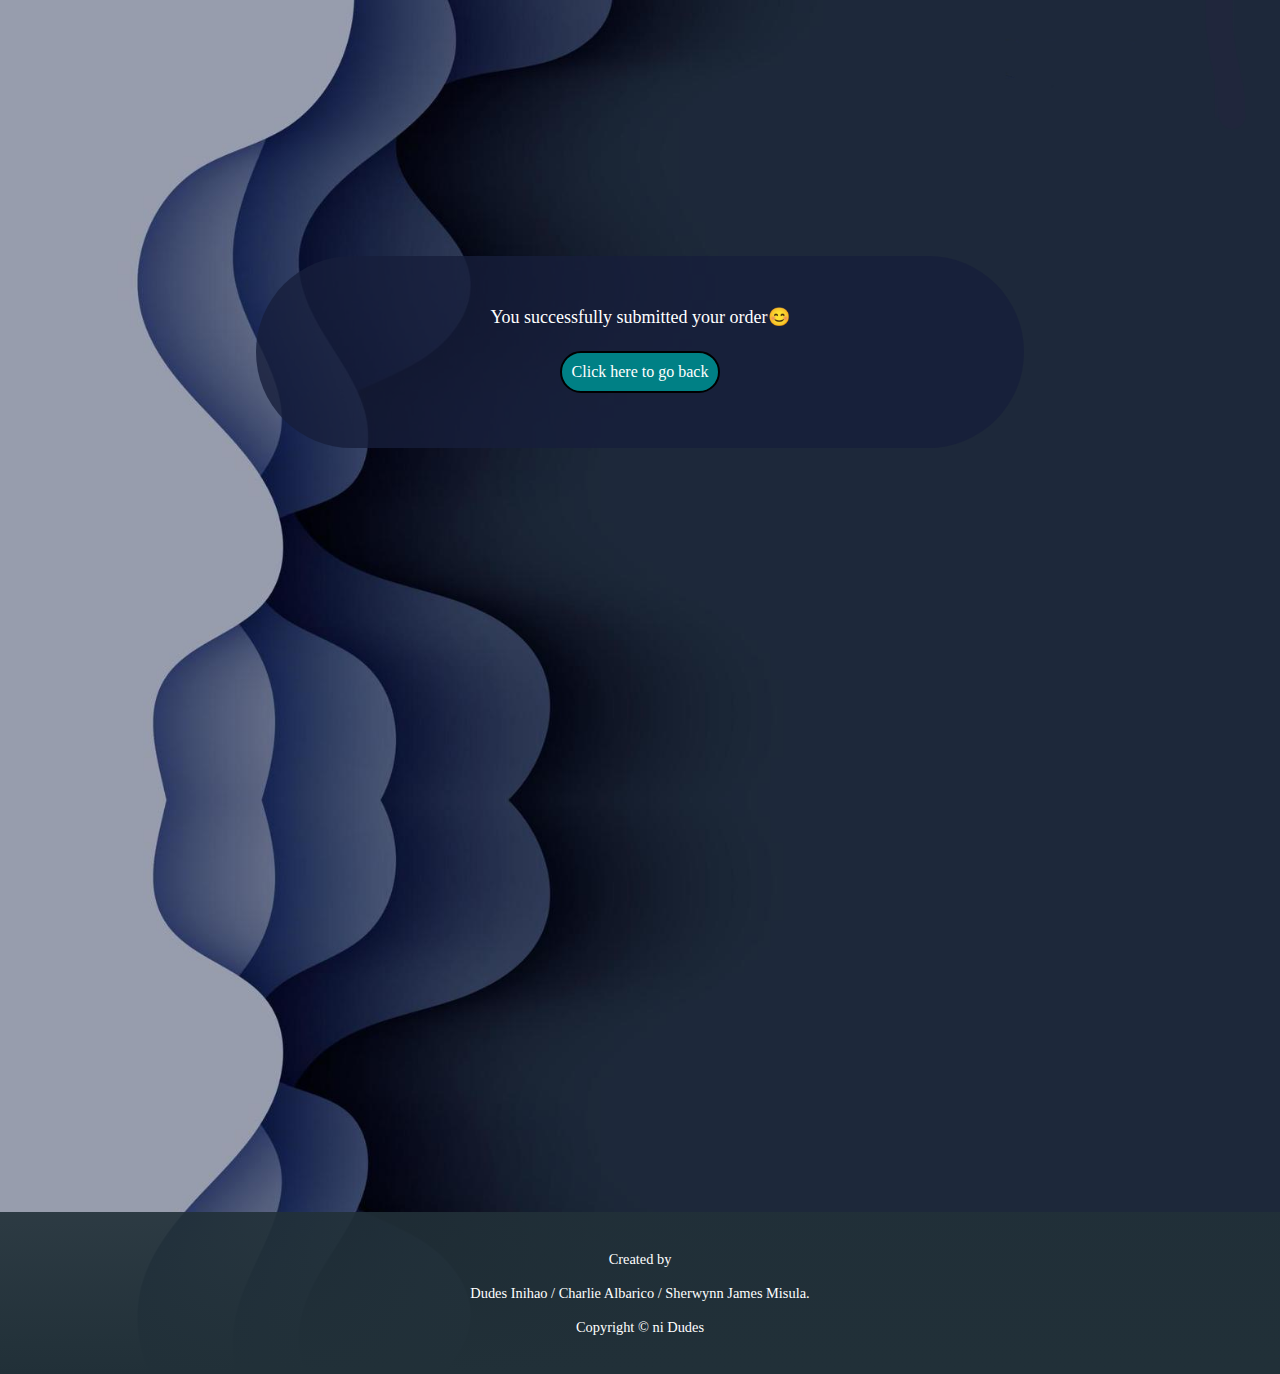
<file: pages/submit.html>
<!DOCTYPE html>
<html lang="en">
<head>
    <meta charset="UTF-8">
    <meta name="viewport" content="width=\, initial-scale=1.0">
    <title>Submission</title>
    <link rel="stylesheet" href="/assets/styles/style.css">
</head>
<body>
    <main class="submission_main spacer">
        <div class="submission_container">
            <p>You successfully submitted your order😊</p><br>
            <a href="/index.html" class="secondary_button">Click here to go back</a>

        </div>
    </main>

    <footer>
    <p class="qq">Created by </p>
    <p class="qq">Dudes Inihao / Charlie Albarico / Sherwynn James Misula.</p>
    <p class="qq">Copyright © ni Dudes</p>
  </footer>

</body>
</html>
</file>
<file: assets/styles/style.css>
@import 'button.css';
@import "navbar.css";
@import 'home.css';
@import 'footer.css';
@import 'order.css';
@import 'submission.css';
@import 'sample.css';
@import 'contacts.css';
@import 'DuUrMom.css';

*{
  margin: 0;
  padding: 0;
  box-sizing: border-box;
  text-align: center;
}

h1,h2,h3,h4,h5,h6{
 
  color:white;
}

p{
  font-size: large;
  color: white;
}

body{
  background-image: url('/assets/images/bn.png');
  background-repeat: no-repeat;
 background-size: cover;
 background-color: rgba(23, 32, 50, 1) ; 
 width: 100%;
height: 100%;
 
 
}

@media (max-width: 768px){

 
  
  p{
  font-size: small;
}

body{
  background-repeat: repeat-y;
 background-size: cover;
 background-color: rgba(23, 32, 50, 1) ; ;
 width: 100%;
 height: 500px;
 
 
}

}
</file>
